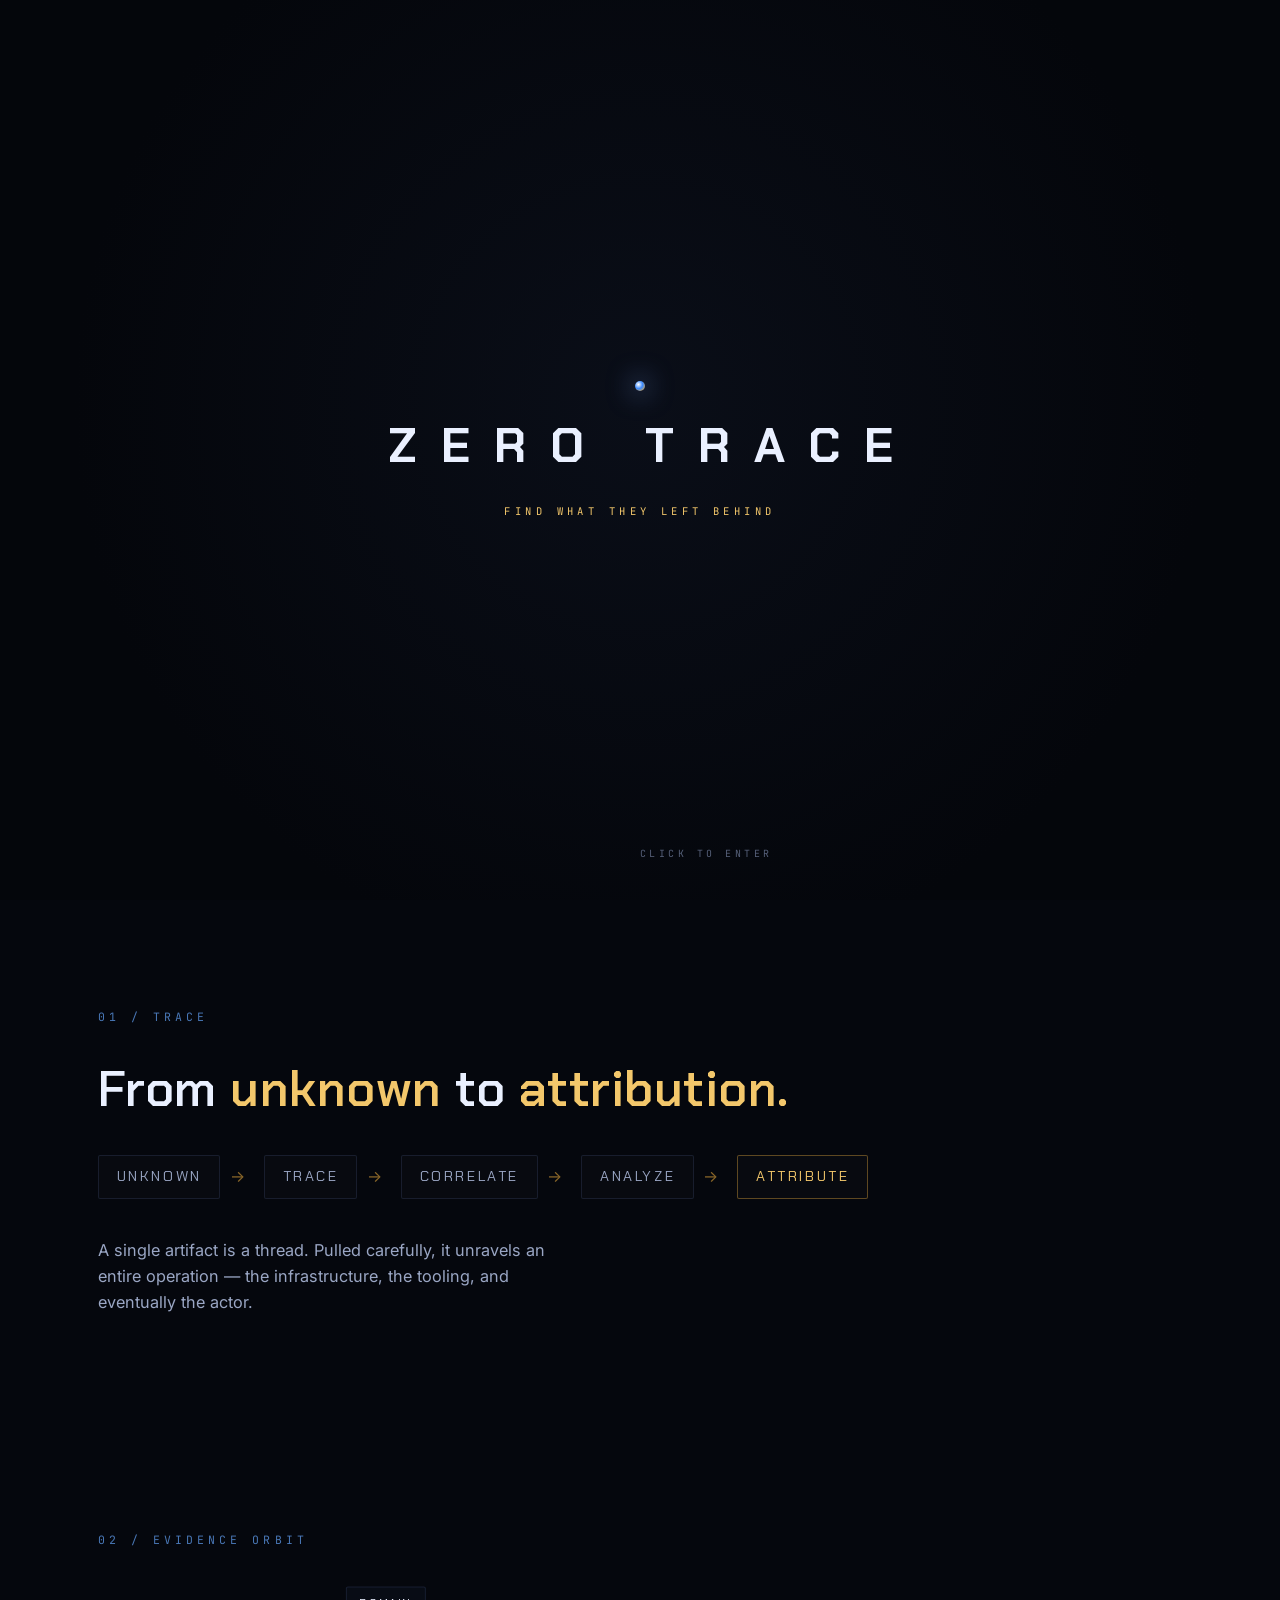
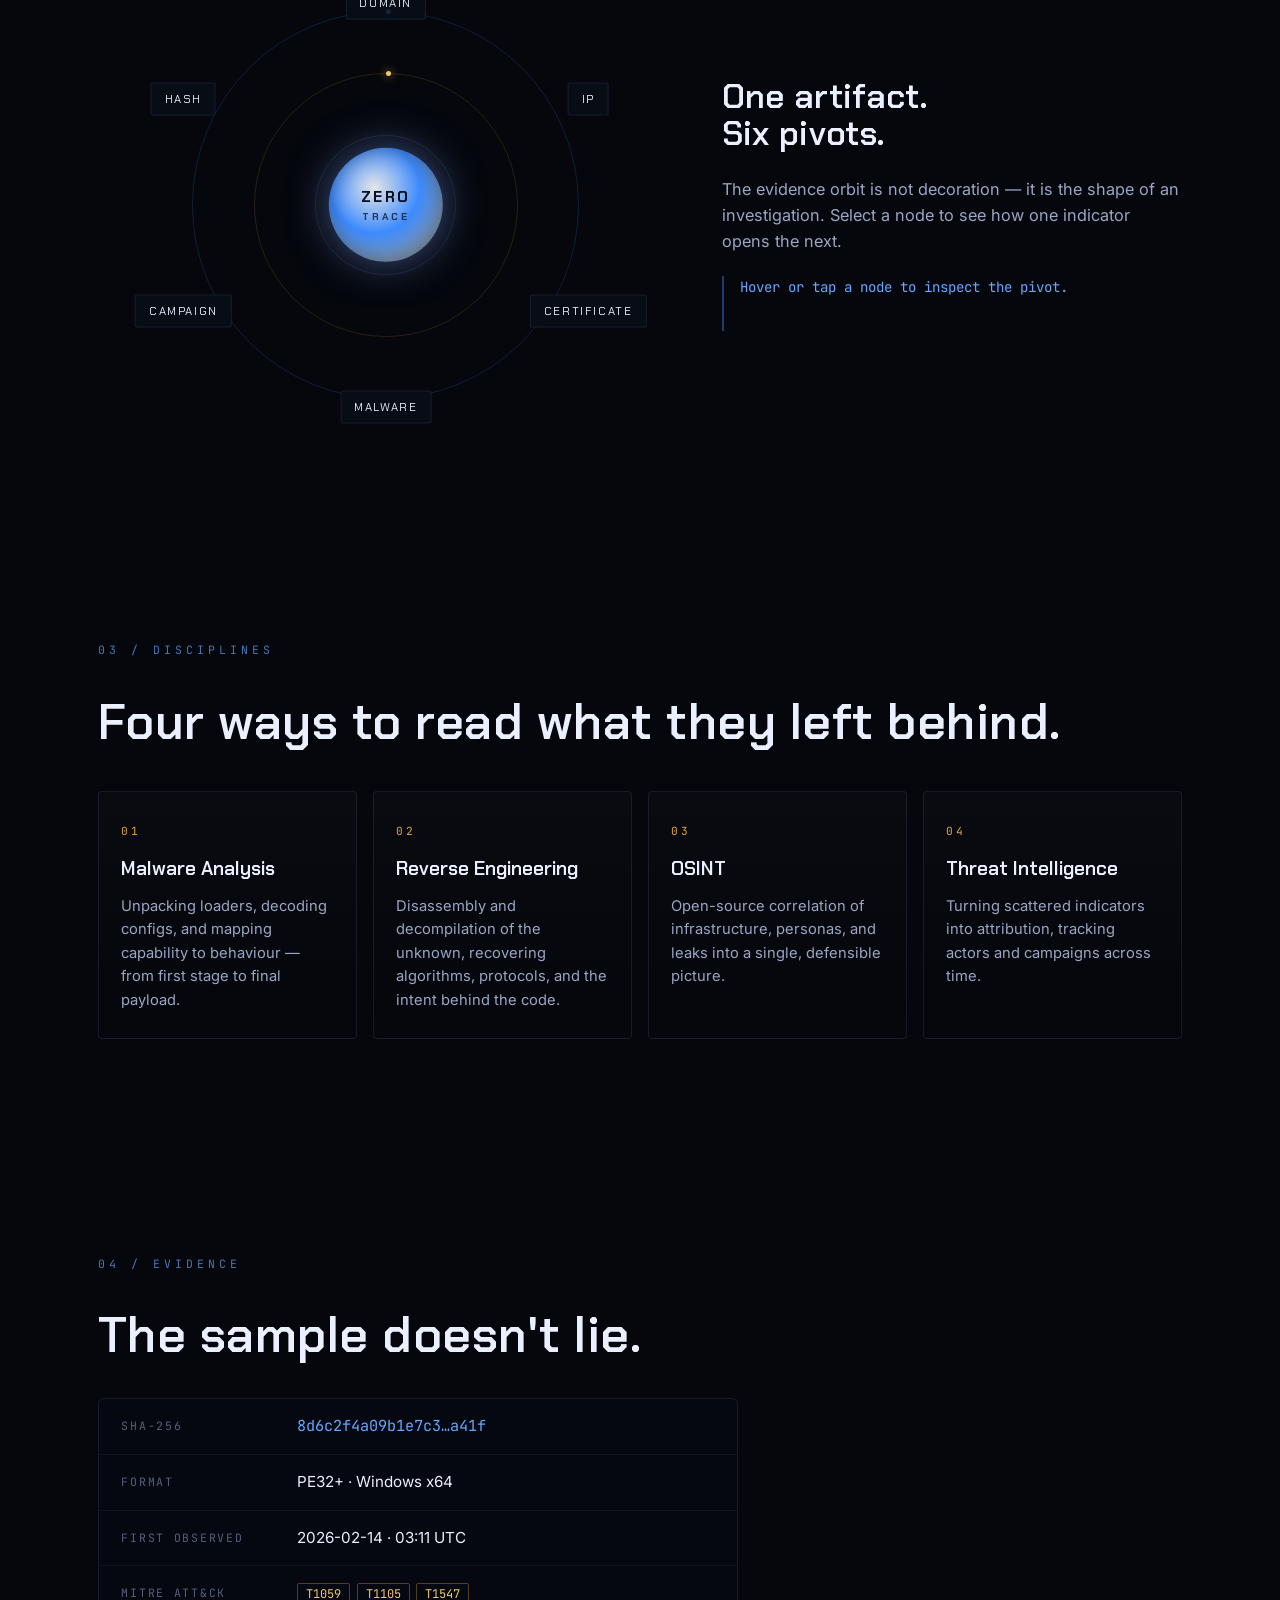
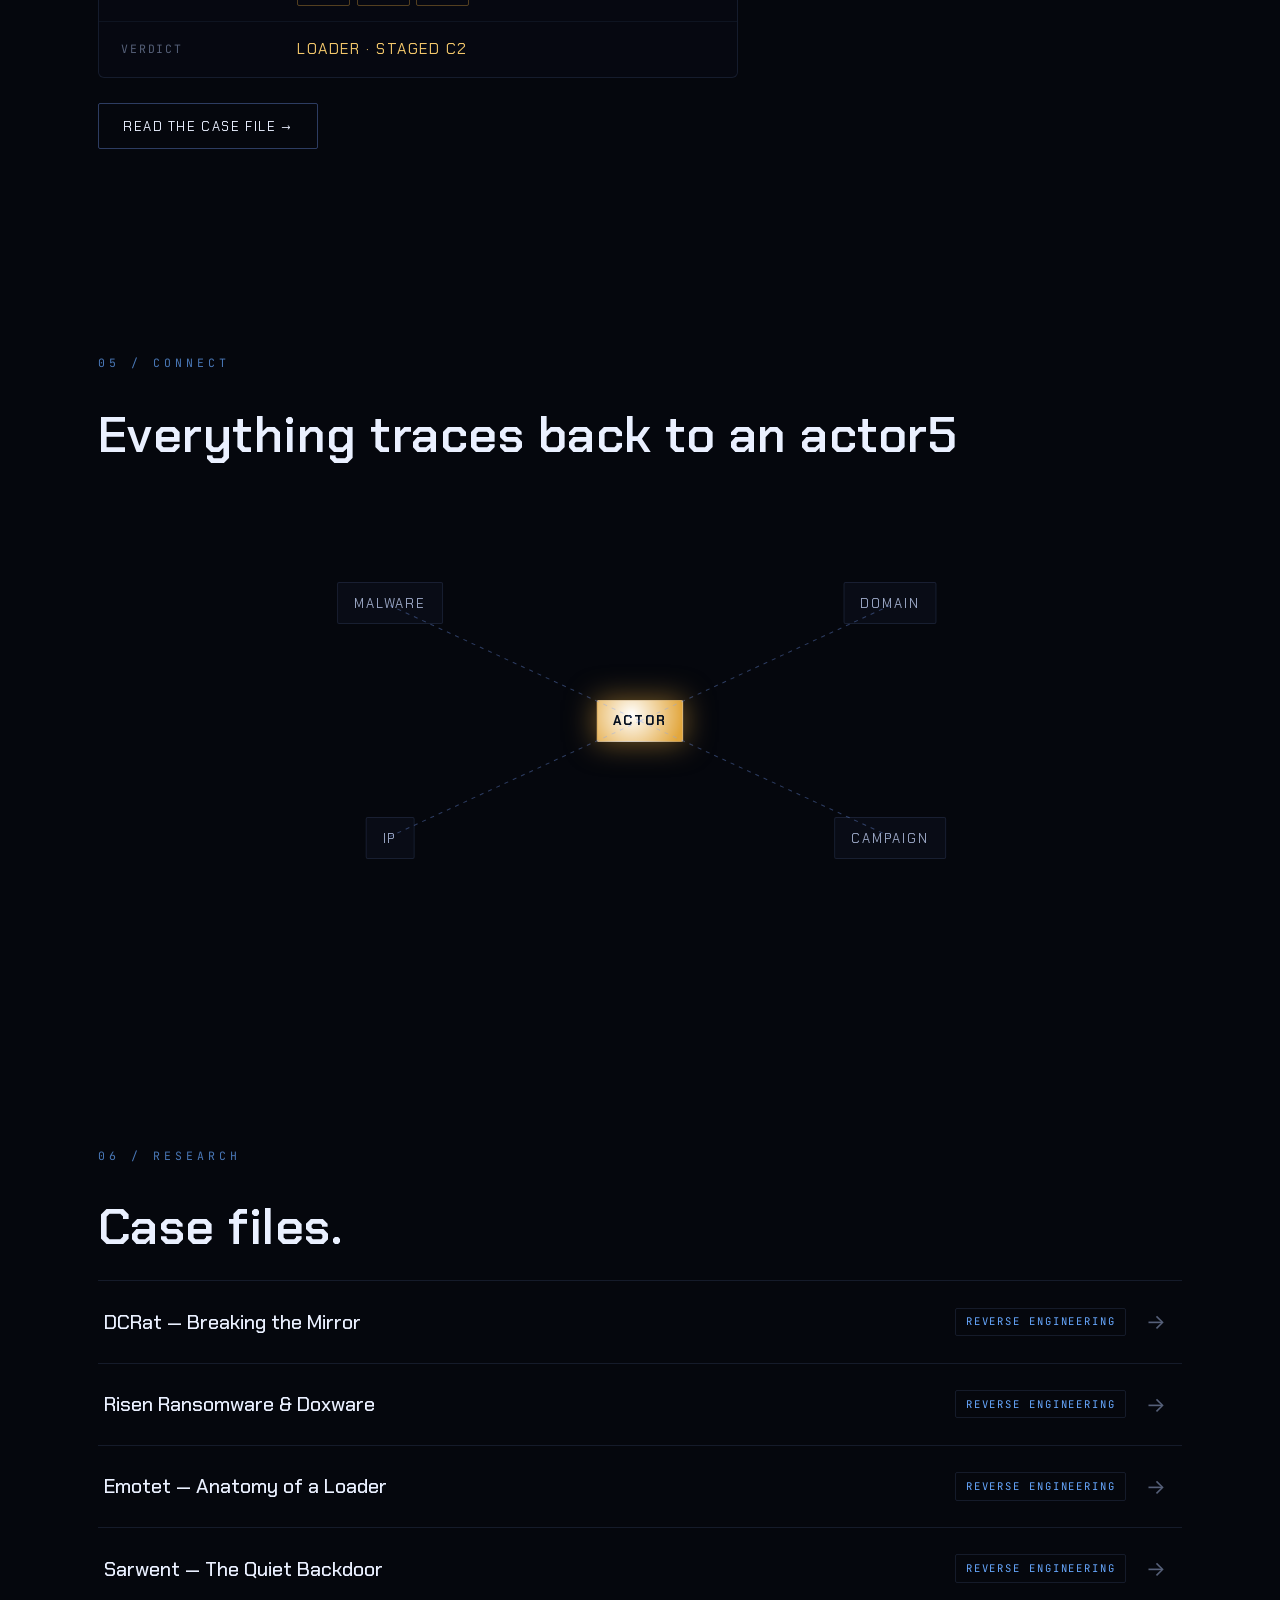
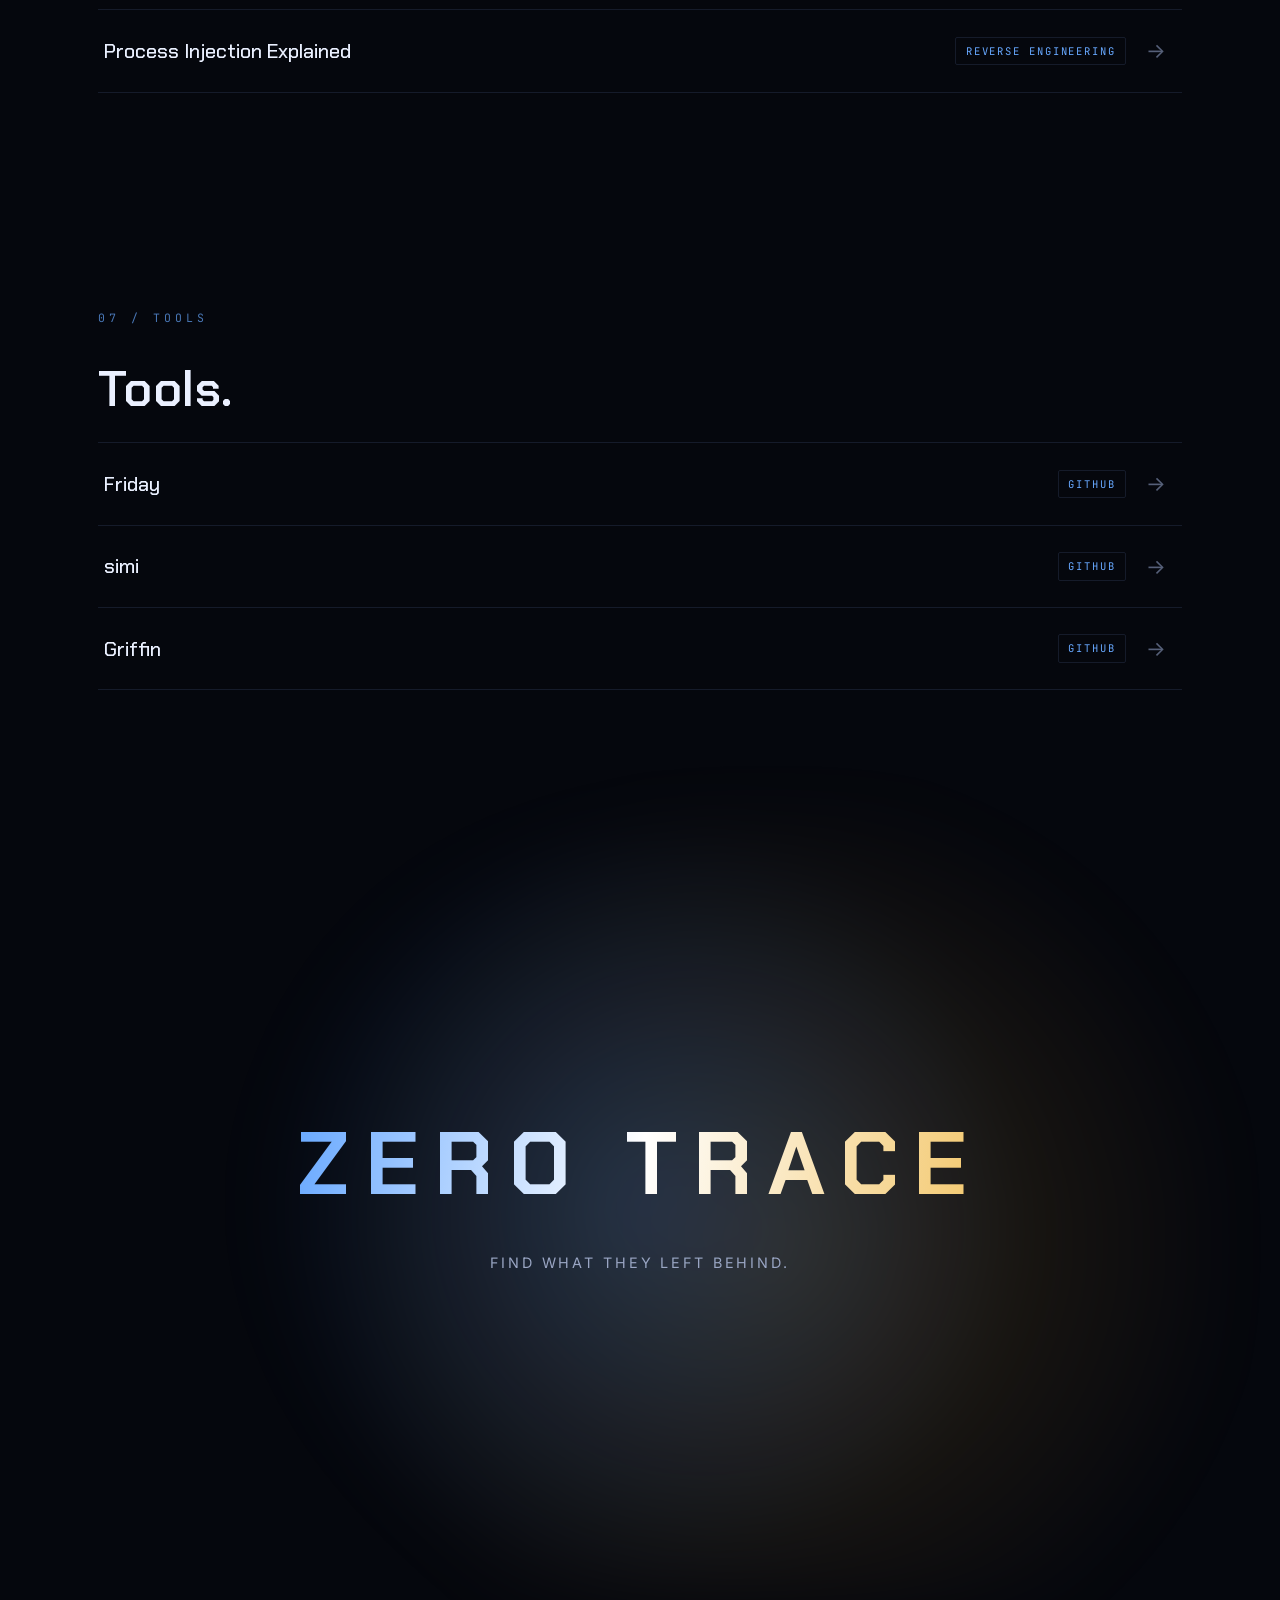
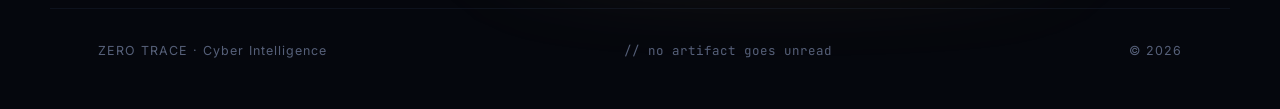
<file: index.html>
<!DOCTYPE html>
<html lang="en">

<head>
  <meta charset="UTF-8" />
  <meta name="viewport" content="width=device-width, initial-scale=1.0" />
  <meta name="description"
    content="ZERO TRACE — cybersecurity research: malware analysis, reverse engineering, OSINT & threat intelligence. Find what they left behind." />
  <title>ZERO TRACE — Find what they left behind.</title>
  <link rel="preconnect" href="https://fonts.googleapis.com" />
  <link rel="preconnect" href="https://fonts.gstatic.com" crossorigin />
  <link
    href="https://fonts.googleapis.com/css2?family=Chakra+Petch:wght@400;500;600;700&family=Inter:wght@300;400;500;600&family=JetBrains+Mono:wght@400;500&display=swap"
    rel="stylesheet" />
  <link rel="stylesheet" href="styles.css" />
</head>

<body>
  <!-- Cinematic boot intro -->
  <div id="intro" class="intro" aria-hidden="true">
    <div class="intro-core">
      <span class="intro-dot"></span>
      <span class="intro-word" id="introWord">ZERO TRACE</span>
      <span class="intro-tag" id="introTag">FIND WHAT THEY LEFT BEHIND</span>
    </div>
    <span class="intro-skip">CLICK TO ENTER</span>
  </div>

  <!-- Film-grade overlays -->
  <div class="vignette" aria-hidden="true"></div>
  <div class="scanlines" aria-hidden="true"></div>
  <div class="cursor-glow" id="cursorGlow" aria-hidden="true"></div>

  <!-- Vortex particle field -->
  <canvas id="vortex" aria-hidden="true"></canvas>
  <div class="grain" aria-hidden="true"></div>

  <!-- Scroll progress -->
  <div class="scroll-rail" aria-hidden="true"><span id="scrollBar"></span></div>

  <!-- Nav -->
  <header class="nav">
    <a class="brand" href="#void">
      <span class="brand-mark"></span>
      ZERO&nbsp;TRACE
    </a>
    <nav class="nav-links">
      <a href="#research">Research</a>
      <a href="#connect">Intelligence</a>
      <a href="#tools">Tools</a>
    </nav>
  </header>

  <main>
    <!-- 01 VOID / HERO -->
    <section id="void" class="scene hero">
      <div class="hero-figure">
        <img src="logo.png" alt="ZERO TRACE" class="hero-logo" />
        <div class="hero-glow" aria-hidden="true"></div>
      </div>
      <div class="hero-copy reveal">
        <span class="eyebrow">Cyber Intelligence · Est. Field Notes</span>
        <h1 class="hero-title">FIND WHAT THEY<br />LEFT BEHIND.</h1>
        <p class="hero-sub">
          Malware analysis · Reverse engineering · OSINT · Threat intelligence.
          Every attack leaves evidence — we trace it.
        </p>
        <div class="hero-actions">
          <a href="#investigate" class="btn btn-amber">Begin the trace</a>
          <a href="#research" class="btn btn-ghost">Read case files</a>
        </div>
      </div>
      <div class="scroll-hint" aria-hidden="true">
        <span>SCROLL TO INVESTIGATE</span><i></i>
      </div>
    </section>

    <!-- 03 TRACE -->
    <section id="trace" class="scene trace">
      <div class="section-index">01 / TRACE</div>
      <div class="trace-inner reveal">
        <h2 class="section-title">From <em>unknown</em> to <em>attribution.</em></h2>
        <ol class="trace-flow">
          <li><span>UNKNOWN</span></li>
          <li><span>TRACE</span></li>
          <li><span>CORRELATE</span></li>
          <li><span>ANALYZE</span></li>
          <li><span>ATTRIBUTE</span></li>
        </ol>
        <p class="section-lede">
          A single artifact is a thread. Pulled carefully, it unravels an entire
          operation — the infrastructure, the tooling, and eventually the actor.
        </p>
      </div>
    </section>

    <!-- 02 EVIDENCE ORBIT -->
    <section id="orbit" class="scene orbit-scene">
      <div class="section-index">02 / EVIDENCE ORBIT</div>
      <div class="orbit-wrap reveal">
        <div class="orbit">
          <div class="orbit-core">
            <span>ZERO</span>
            <small>TRACE</small>
          </div>
          <div class="orbit-ring ring-1" aria-hidden="true"></div>
          <div class="orbit-ring ring-2" aria-hidden="true"></div>
          <div class="orbit-ring ring-3" aria-hidden="true"></div>
          <button class="node n1" data-info="Passive DNS, WHOIS pivots, registration clusters.">DOMAIN</button>
          <button class="node n2" data-info="Hosting, ASN, reverse-IP neighbours, netflow.">IP</button>
          <button class="node n3" data-info="TLS fingerprints, issuer chains, JARM overlaps.">CERTIFICATE</button>
          <button class="node n4" data-info="Static + dynamic analysis, unpacked payloads.">MALWARE</button>
          <button class="node n5" data-info="Shared TTPs, timelines, victimology.">CAMPAIGN</button>
          <button class="node n6" data-info="SHA-256, imphash, ssdeep, section entropy.">HASH</button>
        </div>
        <aside class="orbit-readout">
          <h3 class="section-title small">One artifact.<br />Six pivots.</h3>
          <p class="section-lede">
            The evidence orbit is not decoration — it is the shape of an
            investigation. Select a node to see how one indicator opens the next.
          </p>
          <p class="orbit-detail" id="orbitDetail">
            Hover or tap a node to inspect the pivot.
          </p>
        </aside>
      </div>
    </section>

    <!-- 04 INVESTIGATE -->
    <section id="investigate" class="scene investigate">
      <div class="section-index">03 / DISCIPLINES</div>
      <h2 class="section-title reveal">Four ways to read what they left behind.</h2>
      <div class="disc-grid">
        <article class="disc reveal">
          <span class="disc-tag">01</span>
          <h3>Malware Analysis</h3>
          <p>Unpacking loaders, decoding configs, and mapping capability to
            behaviour — from first stage to final payload.</p>
        </article>
        <article class="disc reveal">
          <span class="disc-tag">02</span>
          <h3>Reverse Engineering</h3>
          <p>Disassembly and decompilation of the unknown, recovering algorithms,
            protocols, and the intent behind the code.</p>
        </article>
        <article class="disc reveal">
          <span class="disc-tag">03</span>
          <h3>OSINT</h3>
          <p>Open-source correlation of infrastructure, personas, and leaks into a
            single, defensible picture.</p>
        </article>
        <article class="disc reveal">
          <span class="disc-tag">04</span>
          <h3>Threat Intelligence</h3>
          <p>Turning scattered indicators into attribution, tracking actors and
            campaigns across time.</p>
        </article>
      </div>
    </section>

    <!-- 05 EVIDENCE -->
    <section id="evidence" class="scene evidence">
      <div class="section-index">04 / EVIDENCE</div>
      <div class="evidence-inner reveal">
        <h2 class="section-title">The sample doesn't lie.</h2>
        <div class="dossier">
          <div class="dossier-row">
            <span class="k">SHA-256</span>
            <span class="v mono">8d6c2f4a09b1e7c3&hellip;a41f</span>
          </div>
          <div class="dossier-row">
            <span class="k">FORMAT</span>
            <span class="v">PE32+ · Windows x64</span>
          </div>
          <div class="dossier-row">
            <span class="k">FIRST OBSERVED</span>
            <span class="v">2026-02-14 · 03:11 UTC</span>
          </div>
          <div class="dossier-row">
            <span class="k">MITRE ATT&CK</span>
            <span class="v"><i>T1059</i><i>T1105</i><i>T1547</i></span>
          </div>
          <div class="dossier-row">
            <span class="k">VERDICT</span>
            <span class="v verdict">LOADER · STAGED C2</span>
          </div>
        </div>
        <a href="#research" class="btn btn-ghost">Read the case file →</a>
      </div>
    </section>

    <!-- 06 CONNECT -->
    <section id="connect" class="scene connect">
      <div class="section-index">05 / CONNECT</div>
      <h2 class="section-title reveal">Everything traces back to an actor.</h2>
      <div class="graph reveal">
        <span class="g-node g-actor">ACTOR</span>
        <span class="g-node g-a">MALWARE</span>
        <span class="g-node g-b">DOMAIN</span>
        <span class="g-node g-c">IP</span>
        <span class="g-node g-d">CAMPAIGN</span>
        <svg class="g-lines" viewBox="0 0 800 400" preserveAspectRatio="none" aria-hidden="true">
          <line x1="400" y1="200" x2="150" y2="90" />
          <line x1="400" y1="200" x2="650" y2="90" />
          <line x1="400" y1="200" x2="150" y2="310" />
          <line x1="400" y1="200" x2="650" y2="310" />
        </svg>
      </div>
    </section>

    <!-- 07 RESEARCH -->
    <section id="research" class="scene research">
      <div class="section-index">06 / RESEARCH</div>
      <h2 class="section-title reveal">Case files.</h2>
      <div class="case-list">
        <a class="case reveal" href="cases/DCRat Breaking the Mirror.html">
          <div class="case-body">
            <h3>DCRat — Breaking the Mirror</h3>
          </div>
          <span class="case-tag">REVERSE ENGINEERING</span>
          <span class="case-go">→</span>
        </a>
        <a class="case reveal" href="cases/Risen_ransomeware_doxwarepdf.html">
          <div class="case-body">
            <h3>Risen Ransomware &amp; Doxware</h3>
          </div>
          <span class="case-tag">REVERSE ENGINEERING</span>
          <span class="case-go">→</span>
        </a>
        <a class="case reveal" href="cases/emotet blog.html">
          <div class="case-body">
            <h3>Emotet — Anatomy of a Loader</h3>
          </div>
          <span class="case-tag">REVERSE ENGINEERING</span>
          <span class="case-go">→</span>
        </a>
        <a class="case reveal" href="cases/sarwent.html">
          <div class="case-body">
            <h3>Sarwent — The Quiet Backdoor</h3>
          </div>
          <span class="case-tag">REVERSE ENGINEERING</span>
          <span class="case-go">→</span>
        </a>
        <a class="case reveal" href="cases/process_injection explained.html">
          <div class="case-body">
            <h3>Process Injection Explained</h3>
          </div>
          <span class="case-tag">REVERSE ENGINEERING</span>
          <span class="case-go">→</span>
        </a>
      </div>
    </section>

    <!-- 08 TOOLS -->
    <section id="tools" class="scene research">
      <div class="section-index">07 / TOOLS</div>
      <h2 class="section-title reveal">Tools.</h2>
      <div class="case-list">
        <a class="case reveal" href="https://github.com/bdsrahul1/Friday" target="_blank" rel="noopener">
          <div class="case-body">
            <h3>Friday</h3>
          </div>
          <span class="case-tag">GITHUB</span>
          <span class="case-go">→</span>
        </a>
        <a class="case reveal" href="https://github.com/bdsrahul1/simi" target="_blank" rel="noopener">
          <div class="case-body">
            <h3>simi</h3>
          </div>
          <span class="case-tag">GITHUB</span>
          <span class="case-go">→</span>
        </a>
        <a class="case reveal" href="https://github.com/bdsrahul1/Griffin" target="_blank" rel="noopener">
          <div class="case-body">
            <h3>Griffin</h3>
          </div>
          <span class="case-tag">GITHUB</span>
          <span class="case-go">→</span>
        </a>
      </div>
    </section>

    <!-- 09 END / ARCHIVE -->
    <section id="archive" class="scene end">
      <div class="hero-glow end-glow" aria-hidden="true"></div>
      <div class="end-inner reveal">
        <span class="brand-mark big"></span>
        <h2 class="end-title">ZERO TRACE</h2>
        <p class="end-sub">Find what they left behind.</p>
      </div>
    </section>
  </main>

  <footer class="foot">
    <span>ZERO TRACE · Cyber Intelligence</span>
    <span class="mono">// no artifact goes unread</span>
    <span>© 2026</span>
  </footer>

  <script src="script.js"></script>
</body>

</html>
</file>
<file: styles.css>
/* ============================================================
   ZERO TRACE — design system
   Palette pulled from the logo:
   blue vortex (left), amber vortex (right), deep-space black,
   white central flare.
   ============================================================ */
:root {
  --bg:        #05070d;
  --bg-2:      #080b14;
  --ink:       #eaf0ff;
  --ink-dim:   #9aa6c4;
  --ink-faint: #566079;
  --blue:      #3d8bff;
  --blue-soft: #67a8ff;
  --amber:     #e2a63c;
  --amber-soft:#f3c76b;
  --line:      rgba(120,150,220,0.14);
  --line-2:    rgba(120,150,220,0.08);
  --maxw:      1180px;
  --head: "Chakra Petch", "Segoe UI", sans-serif;
  --body: "Inter", "Segoe UI", sans-serif;
  --mono: "JetBrains Mono", ui-monospace, monospace;
}

* { box-sizing: border-box; margin: 0; padding: 0; }

html { scroll-behavior: smooth; }

body {
  background: var(--bg);
  color: var(--ink);
  font-family: var(--body);
  line-height: 1.6;
  overflow-x: hidden;
  -webkit-font-smoothing: antialiased;
}

/* ---------- background layers ---------- */
#vortex {
  position: fixed;
  inset: 0;
  width: 100%;
  height: 100%;
  z-index: 0;
  pointer-events: none;
}
.grain {
  position: fixed;
  inset: 0;
  z-index: 1;
  pointer-events: none;
  opacity: 0.04;
  background-image: url("data:image/svg+xml,%3Csvg xmlns='http://www.w3.org/2000/svg' width='120' height='120'%3E%3Cfilter id='n'%3E%3CfeTurbulence type='fractalNoise' baseFrequency='0.9' numOctaves='2'/%3E%3C/filter%3E%3Crect width='100%25' height='100%25' filter='url(%23n)'/%3E%3C/svg%3E");
}

main, .nav, .foot { position: relative; z-index: 2; }

/* ============================================================
   CINEMATIC LAYERS
   ============================================================ */

/* ---------- boot intro ---------- */
.intro {
  position: fixed;
  inset: 0;
  z-index: 200;
  display: grid;
  place-content: center;
  background: radial-gradient(circle at 50% 45%, #0a0e18 0%, #04060b 70%);
  cursor: pointer;
  transition: opacity 0.9s ease, visibility 0.9s ease;
}
.intro.done { opacity: 0; visibility: hidden; }
.intro-core {
  display: flex;
  flex-direction: column;
  align-items: center;
  gap: 1.1rem;
  text-align: center;
}
.intro-dot {
  width: 10px; height: 10px;
  border-radius: 50%;
  background: radial-gradient(circle at 35% 35%, #fff, var(--blue) 45%, var(--amber) 90%);
  box-shadow: 0 0 0 rgba(120,160,255,0);
  animation: ignite 1.1s cubic-bezier(.2,.8,.2,1) forwards;
}
@keyframes ignite {
  0%   { transform: scale(0.2); box-shadow: 0 0 0 rgba(120,160,255,0); }
  60%  { transform: scale(1.15); box-shadow: 0 0 40px 6px rgba(120,160,255,0.85); }
  100% { transform: scale(1); box-shadow: 0 0 26px 2px rgba(120,160,255,0.6); }
}
.intro-word {
  font-family: var(--head);
  font-weight: 700;
  font-size: clamp(1.6rem, 5vw, 3rem);
  letter-spacing: 0.5em;
  padding-left: 0.5em;
  color: #eaf0ff;
  opacity: 0;
  animation: introIn 0.9s ease 0.5s forwards;
}
.intro-tag {
  font-family: var(--mono);
  font-size: 0.66rem;
  letter-spacing: 0.42em;
  color: var(--amber-soft);
  opacity: 0;
  animation: introIn 0.9s ease 0.9s forwards;
}
.intro-skip {
  position: absolute;
  bottom: 2.4rem; left: 50%;
  transform: translateX(-50%);
  font-family: var(--mono);
  font-size: 0.62rem;
  letter-spacing: 0.35em;
  color: var(--ink-faint);
  opacity: 0;
  animation: introIn 1s ease 1.8s forwards, pulse 2.2s ease 2.4s infinite;
}
@keyframes introIn { from { opacity: 0; transform: translateY(8px); } to { opacity: 1; transform: none; } }
@keyframes pulse { 0%,100% { opacity: 0.4; } 50% { opacity: 0.9; } }

/* ---------- film grade ---------- */
.vignette {
  position: fixed;
  inset: 0;
  z-index: 3;
  pointer-events: none;
  background: radial-gradient(ellipse at 50% 42%, transparent 52%, rgba(2,3,7,0.55) 100%);
}
.scanlines {
  position: fixed;
  inset: 0;
  z-index: 3;
  pointer-events: none;
  opacity: 0.35;
  background: repeating-linear-gradient(
    to bottom,
    rgba(255,255,255,0.025) 0px,
    rgba(255,255,255,0.025) 1px,
    transparent 1px,
    transparent 3px
  );
  mix-blend-mode: overlay;
}
.cursor-glow {
  position: fixed;
  top: 0; left: 0;
  width: 26px; height: 26px;
  margin: -13px 0 0 -13px;
  border-radius: 50%;
  z-index: 4;
  pointer-events: none;
  opacity: 0;
  border: 1px solid rgba(120,160,255,0.5);
  box-shadow: 0 0 18px 2px rgba(61,139,255,0.35), inset 0 0 8px rgba(226,166,60,0.25);
  transition: opacity 0.3s ease, transform 0.12s ease;
  mix-blend-mode: screen;
}
.cursor-glow::after {
  content: "";
  position: absolute;
  top: 50%; left: 50%;
  width: 3px; height: 3px;
  transform: translate(-50%, -50%);
  border-radius: 50%;
  background: #cfe0ff;
}
@media (hover: none) { .cursor-glow { display: none; } }

/* ---------- scroll rail ---------- */
.scroll-rail {
  position: fixed;
  top: 0; left: 0;
  height: 2px; width: 100%;
  background: var(--line-2);
  z-index: 40;
}
#scrollBar {
  display: block;
  height: 100%;
  width: 0;
  background: linear-gradient(90deg, var(--blue), var(--amber));
  box-shadow: 0 0 12px rgba(120,160,255,0.6);
}

/* ---------- nav ---------- */
.nav {
  position: fixed;
  top: 0; left: 0; right: 0;
  display: flex;
  align-items: center;
  justify-content: space-between;
  gap: 2rem;
  padding: 1.1rem clamp(1rem, 4vw, 3rem);
  z-index: 30;
  backdrop-filter: blur(8px);
  background: linear-gradient(180deg, rgba(5,7,13,0.85), rgba(5,7,13,0));
}
.brand {
  display: flex;
  align-items: center;
  gap: 0.6rem;
  font-family: var(--head);
  font-weight: 700;
  letter-spacing: 0.28em;
  font-size: 0.95rem;
  color: var(--ink);
  text-decoration: none;
}
.brand-mark {
  width: 14px; height: 14px;
  border-radius: 50%;
  background: radial-gradient(circle at 35% 35%, #fff, var(--blue) 45%, var(--amber) 90%);
  box-shadow: 0 0 14px rgba(120,160,255,0.7);
}
.brand-mark.big { width: 30px; height: 30px; margin: 0 auto 1.4rem; }
.nav-links {
  display: flex;
  gap: 1.8rem;
  margin-left: auto;
  margin-right: 1.5rem;
}
.nav-links a {
  color: var(--ink-dim);
  text-decoration: none;
  font-size: 0.82rem;
  letter-spacing: 0.08em;
  text-transform: uppercase;
  transition: color 0.25s;
}
.nav-links a:hover { color: var(--ink); }
.nav-cta {
  font-family: var(--head);
  font-size: 0.78rem;
  letter-spacing: 0.12em;
  text-transform: uppercase;
  color: var(--amber-soft);
  border: 1px solid rgba(226,166,60,0.4);
  padding: 0.55rem 1.1rem;
  border-radius: 2px;
  text-decoration: none;
  transition: all 0.25s;
}
.nav-cta:hover {
  background: rgba(226,166,60,0.12);
  border-color: var(--amber);
}
@media (max-width: 820px) {
  .nav-links { display: none; }
}

/* ---------- scenes ---------- */
.scene {
  max-width: var(--maxw);
  margin: 0 auto;
  padding: clamp(5rem, 12vh, 9rem) clamp(1.2rem, 5vw, 3rem);
}
.section-index {
  font-family: var(--mono);
  font-size: 0.72rem;
  letter-spacing: 0.35em;
  color: var(--blue-soft);
  opacity: 0.7;
  margin-bottom: 2.2rem;
}
.section-title {
  font-family: var(--head);
  font-weight: 600;
  font-size: clamp(1.8rem, 4.4vw, 3.1rem);
  line-height: 1.1;
  letter-spacing: 0.01em;
}
.section-title.small { font-size: clamp(1.5rem, 3vw, 2.1rem); }
.section-title em {
  font-style: normal;
  color: var(--amber-soft);
}
.section-lede {
  color: var(--ink-dim);
  max-width: 46ch;
  margin-top: 1.4rem;
  font-size: 1.02rem;
}

/* ---------- reveal ---------- */
.reveal {
  opacity: 0;
  transform: translateY(28px);
  transition: opacity 0.9s ease, transform 0.9s cubic-bezier(.2,.7,.2,1);
}
.reveal.in { opacity: 1; transform: none; }

/* ---------- HERO ---------- */
.hero {
  min-height: 100vh;
  display: grid;
  grid-template-columns: 1.05fr 0.95fr;
  align-items: center;
  gap: clamp(1rem, 4vw, 4rem);
  max-width: 1320px;
  position: relative;
}
.hero-figure { position: relative; }
.hero-logo {
  width: 100%;
  display: block;
  /* screen blend dissolves the image's near-black background into the page */
  mix-blend-mode: screen;
  filter: brightness(0.82) contrast(1.45) saturate(1.15);
  -webkit-mask-image:
    linear-gradient(to right, transparent 0, #000 15%, #000 85%, transparent 100%),
    linear-gradient(to bottom, transparent 0, #000 16%, #000 84%, transparent 100%);
  mask-image:
    linear-gradient(to right, transparent 0, #000 15%, #000 85%, transparent 100%),
    linear-gradient(to bottom, transparent 0, #000 16%, #000 84%, transparent 100%);
  -webkit-mask-composite: source-in;
  mask-composite: intersect;
}
.hero-glow {
  position: absolute;
  inset: -18%;
  z-index: -1;
  background: radial-gradient(circle at 50% 50%, rgba(61,139,255,0.22), transparent 55%),
              radial-gradient(circle at 62% 55%, rgba(226,166,60,0.18), transparent 55%);
  filter: blur(30px);
}
.eyebrow {
  font-family: var(--mono);
  font-size: 0.72rem;
  letter-spacing: 0.28em;
  text-transform: uppercase;
  color: var(--ink-faint);
}
.hero-title {
  font-family: var(--head);
  font-weight: 700;
  font-size: clamp(2.4rem, 6vw, 4.6rem);
  line-height: 1.02;
  letter-spacing: 0.02em;
  margin: 1.1rem 0 1.4rem;
  background: linear-gradient(100deg, #fff 20%, var(--blue-soft) 50%, var(--amber-soft) 85%);
  -webkit-background-clip: text;
  background-clip: text;
  color: transparent;
}
.hero-sub {
  color: var(--ink-dim);
  max-width: 44ch;
  font-size: 1.05rem;
}
.hero-actions {
  display: flex;
  gap: 1rem;
  margin-top: 2.2rem;
  flex-wrap: wrap;
}
.btn {
  font-family: var(--head);
  font-size: 0.82rem;
  letter-spacing: 0.12em;
  text-transform: uppercase;
  padding: 0.85rem 1.5rem;
  border-radius: 2px;
  text-decoration: none;
  transition: all 0.25s;
  border: 1px solid transparent;
}
.btn-amber {
  background: linear-gradient(180deg, var(--amber-soft), var(--amber));
  color: #1a1204;
  font-weight: 600;
  box-shadow: 0 8px 30px -12px rgba(226,166,60,0.7);
}
.btn-amber:hover { transform: translateY(-2px); box-shadow: 0 14px 34px -12px rgba(226,166,60,0.9); }
.btn-ghost {
  border-color: rgba(120,160,255,0.35);
  color: var(--ink);
}
.btn-ghost:hover { background: rgba(61,139,255,0.1); border-color: var(--blue); }

.scroll-hint {
  position: absolute;
  bottom: 2rem; left: 50%;
  transform: translateX(-50%);
  display: flex;
  flex-direction: column;
  align-items: center;
  gap: 0.6rem;
  font-family: var(--mono);
  font-size: 0.66rem;
  letter-spacing: 0.3em;
  color: var(--ink-faint);
}
.scroll-hint i {
  width: 1px; height: 42px;
  background: linear-gradient(var(--blue), transparent);
  animation: drop 2s infinite;
}
@keyframes drop { 0%{opacity:0;transform:scaleY(0.2)} 50%{opacity:1} 100%{opacity:0;transform:translateY(20px) scaleY(0.2)} }

@media (max-width: 900px) {
  .hero { grid-template-columns: 1fr; text-align: left; min-height: auto; padding-top: 7rem; }
  .hero-figure { order: -1; max-width: 520px; }
}

/* ---------- TRACE flow ---------- */
.trace-flow {
  list-style: none;
  display: flex;
  flex-wrap: wrap;
  gap: 0.6rem;
  margin: 2.4rem 0;
}
.trace-flow li { display: flex; align-items: center; }
.trace-flow li span {
  font-family: var(--head);
  font-size: 0.9rem;
  letter-spacing: 0.18em;
  padding: 0.6rem 1.1rem;
  border: 1px solid var(--line);
  border-radius: 2px;
  color: var(--ink-dim);
  background: rgba(255,255,255,0.015);
}
.trace-flow li:not(:last-child)::after {
  content: "→";
  color: var(--amber);
  margin: 0 0.6rem;
  opacity: 0.6;
}
.trace-flow li:last-child span {
  color: var(--amber-soft);
  border-color: rgba(226,166,60,0.4);
}

/* ---------- EVIDENCE ORBIT ---------- */
.orbit-wrap {
  display: grid;
  grid-template-columns: 1fr 0.8fr;
  align-items: center;
  gap: clamp(1rem, 4vw, 3rem);
}
.orbit {
  position: relative;
  width: min(440px, 80vw);
  aspect-ratio: 1;
  margin: auto;
}
.orbit-ring {
  position: absolute;
  inset: 0;
  border: 1px solid var(--line);
  border-radius: 50%;
}
.ring-1 { inset: 6%;  border-color: rgba(61,139,255,0.18); animation: spin 46s linear infinite; }
.ring-2 { inset: 20%; border-color: rgba(226,166,60,0.16); animation: spin 34s linear infinite reverse; }
.ring-3 { inset: 34%; border-color: rgba(120,150,220,0.14); animation: spin 26s linear infinite; }
.ring-1::before, .ring-2::before {
  content: ""; position: absolute; width: 5px; height: 5px; border-radius: 50%;
  top: -3px; left: 50%; background: var(--blue-soft); box-shadow: 0 0 10px var(--blue);
}
.ring-2::before { background: var(--amber-soft); box-shadow: 0 0 10px var(--amber); }
@keyframes spin { to { transform: rotate(360deg); } }

.orbit-core {
  position: absolute;
  top: 50%; left: 50%;
  transform: translate(-50%, -50%);
  width: 26%; aspect-ratio: 1;
  border-radius: 50%;
  display: grid;
  place-content: center;
  text-align: center;
  background: radial-gradient(circle at 40% 35%, rgba(255,255,255,0.9), var(--blue) 45%, var(--amber) 120%);
  box-shadow: 0 0 40px rgba(120,160,255,0.5), inset 0 0 20px rgba(0,0,0,0.35);
  color: #06101f;
  font-family: var(--head);
  font-weight: 700;
}
.orbit-core span { font-size: 0.95rem; letter-spacing: 0.16em; }
.orbit-core small { display: block; font-size: 0.62rem; letter-spacing: 0.3em; opacity: 0.75; }

.node {
  position: absolute;
  transform: translate(-50%, -50%);
  font-family: var(--head);
  font-size: 0.72rem;
  letter-spacing: 0.14em;
  color: var(--ink);
  background: rgba(10,14,24,0.85);
  border: 1px solid var(--line);
  padding: 0.5rem 0.8rem;
  border-radius: 2px;
  cursor: pointer;
  transition: all 0.25s;
  white-space: nowrap;
}
.node:hover, .node.active {
  border-color: var(--amber);
  color: var(--amber-soft);
  box-shadow: 0 0 22px -6px rgba(226,166,60,0.7);
}
.n1 { top: 4%;  left: 50%; }
.n2 { top: 26%; left: 96%; }
.n3 { top: 74%; left: 96%; }
.n4 { top: 96%; left: 50%; }
.n5 { top: 74%; left: 4%; }
.n6 { top: 26%; left: 4%; }

.orbit-detail {
  margin-top: 1.4rem;
  font-family: var(--mono);
  font-size: 0.88rem;
  color: var(--blue-soft);
  border-left: 2px solid rgba(61,139,255,0.4);
  padding-left: 1rem;
  min-height: 3.4rem;
}
@media (max-width: 860px) {
  .orbit-wrap { grid-template-columns: 1fr; }
  .orbit { margin-bottom: 2rem; }
}

/* ---------- DISCIPLINES ---------- */
.disc-grid {
  display: grid;
  grid-template-columns: repeat(auto-fit, minmax(230px, 1fr));
  gap: 1rem;
  margin-top: 2.6rem;
}
.disc {
  border: 1px solid var(--line);
  border-radius: 4px;
  padding: 1.6rem 1.4rem;
  background: linear-gradient(180deg, rgba(255,255,255,0.02), transparent);
  transition: border-color 0.3s, transform 0.3s;
}
.disc:hover { border-color: rgba(61,139,255,0.4); transform: translateY(-4px); }
.disc-tag {
  font-family: var(--mono);
  font-size: 0.7rem;
  color: var(--amber);
  letter-spacing: 0.2em;
}
.disc h3 {
  font-family: var(--head);
  font-weight: 600;
  font-size: 1.2rem;
  margin: 0.7rem 0 0.6rem;
}
.disc p { color: var(--ink-dim); font-size: 0.92rem; }

/* ---------- EVIDENCE DOSSIER ---------- */
.evidence-inner { max-width: 640px; }
.dossier {
  margin: 2.2rem 0;
  border: 1px solid var(--line);
  border-radius: 6px;
  overflow: hidden;
  background: rgba(8,11,20,0.6);
}
.dossier-row {
  display: grid;
  grid-template-columns: 160px 1fr;
  gap: 1rem;
  padding: 0.95rem 1.4rem;
  border-bottom: 1px solid var(--line-2);
}
.dossier-row:last-child { border-bottom: none; }
.dossier-row .k {
  font-family: var(--mono);
  font-size: 0.72rem;
  letter-spacing: 0.15em;
  color: var(--ink-faint);
  align-self: center;
}
.dossier-row .v { color: var(--ink); font-size: 0.95rem; align-self: center; }
.dossier-row .v.mono { font-family: var(--mono); color: var(--blue-soft); }
.dossier-row .v i {
  font-style: normal;
  font-family: var(--mono);
  font-size: 0.75rem;
  border: 1px solid rgba(226,166,60,0.35);
  color: var(--amber-soft);
  padding: 0.15rem 0.5rem;
  border-radius: 2px;
  margin-right: 0.4rem;
}
.verdict {
  color: var(--amber-soft) !important;
  font-family: var(--head);
  letter-spacing: 0.1em;
}

/* ---------- CONNECT graph ---------- */
.graph {
  position: relative;
  margin-top: 3rem;
  height: 420px;
  max-width: 800px;
  margin-inline: auto;
}
.g-lines { position: absolute; inset: 0; width: 100%; height: 100%; }
.g-lines line { stroke: rgba(120,160,255,0.35); stroke-width: 1; stroke-dasharray: 4 5; }
.g-node {
  position: absolute;
  transform: translate(-50%, -50%);
  font-family: var(--head);
  font-size: 0.82rem;
  letter-spacing: 0.14em;
  padding: 0.6rem 1rem;
  border: 1px solid var(--line);
  border-radius: 2px;
  background: rgba(10,14,24,0.9);
  color: var(--ink-dim);
}
.g-actor {
  top: 50%; left: 50%;
  color: #06101f;
  background: radial-gradient(circle at 40% 35%, #fff, var(--amber) 90%);
  font-weight: 700;
  box-shadow: 0 0 30px rgba(226,166,60,0.55);
}
.g-a { top: 22%; left: 18.75%; }
.g-b { top: 22%; left: 81.25%; }
.g-c { top: 78%; left: 18.75%; }
.g-d { top: 78%; left: 81.25%; }

/* ---------- RESEARCH ---------- */
.case-filters {
  display: flex;
  flex-wrap: wrap;
  gap: 0.6rem;
  margin-top: 2rem;
}
.filter {
  font-family: var(--head);
  font-size: 0.74rem;
  letter-spacing: 0.12em;
  text-transform: uppercase;
  color: var(--ink-dim);
  background: transparent;
  border: 1px solid var(--line);
  padding: 0.55rem 1rem;
  border-radius: 2px;
  cursor: pointer;
  transition: all 0.25s;
}
.filter:hover { color: var(--ink); border-color: rgba(61,139,255,0.4); }
.filter.active {
  color: #1a1204;
  background: linear-gradient(180deg, var(--amber-soft), var(--amber));
  border-color: transparent;
  font-weight: 600;
}
.case-list { list-style: none; margin-top: 1.6rem; }
.case.hide { display: none; }
.case {
  display: grid;
  grid-template-columns: 1fr auto 30px;
  align-items: center;
  gap: 1.2rem;
  padding: 1.5rem 0.4rem;
  border-top: 1px solid var(--line);
  transition: background 0.25s, padding 0.25s;
  cursor: pointer;
  text-decoration: none;
  color: inherit;
}
.case:last-child { border-bottom: 1px solid var(--line); }
.case:hover { background: rgba(61,139,255,0.05); padding-left: 1.2rem; }
.case-no {
  font-family: var(--mono);
  font-size: 1.3rem;
  color: var(--ink-faint);
}
.case:hover .case-no { color: var(--amber); }
.case-body h3 {
  font-family: var(--head);
  font-weight: 500;
  font-size: 1.25rem;
}
.case-body p { color: var(--ink-dim); font-size: 0.9rem; }
.case-tag {
  font-family: var(--mono);
  font-size: 0.66rem;
  letter-spacing: 0.18em;
  color: var(--blue-soft);
  border: 1px solid var(--line);
  padding: 0.3rem 0.6rem;
  border-radius: 2px;
}
.case-go { font-size: 1.3rem; color: var(--ink-faint); transition: transform 0.25s, color 0.25s; }
.case:hover .case-go { color: var(--amber); transform: translateX(6px); }
@media (max-width: 640px) {
  .case { grid-template-columns: 1fr 26px; }
  .case-tag { display: none; }
}

/* ---------- END ---------- */
.end {
  min-height: 90vh;
  display: grid;
  place-content: center;
  text-align: center;
  position: relative;
}
.end-glow { position: absolute; inset: 0; }
.end-title {
  font-family: var(--head);
  font-weight: 700;
  font-size: clamp(2.6rem, 8vw, 5.5rem);
  letter-spacing: 0.18em;
  background: linear-gradient(100deg, var(--blue-soft), #fff 50%, var(--amber-soft));
  -webkit-background-clip: text; background-clip: text; color: transparent;
}
.end-sub {
  color: var(--ink-dim);
  letter-spacing: 0.2em;
  text-transform: uppercase;
  font-size: 0.9rem;
  margin: 1rem 0 2.4rem;
}

/* ---------- footer ---------- */
.foot {
  max-width: var(--maxw);
  margin: 0 auto;
  padding: 2rem clamp(1.2rem, 5vw, 3rem) 3rem;
  display: flex;
  justify-content: space-between;
  gap: 1rem;
  flex-wrap: wrap;
  border-top: 1px solid var(--line-2);
  color: var(--ink-faint);
  font-size: 0.78rem;
  letter-spacing: 0.08em;
}
.foot .mono { font-family: var(--mono); }

@media (prefers-reduced-motion: reduce) {
  *, *::before, *::after { animation: none !important; transition: none !important; }
  .reveal { opacity: 1; transform: none; }
}
</file>
